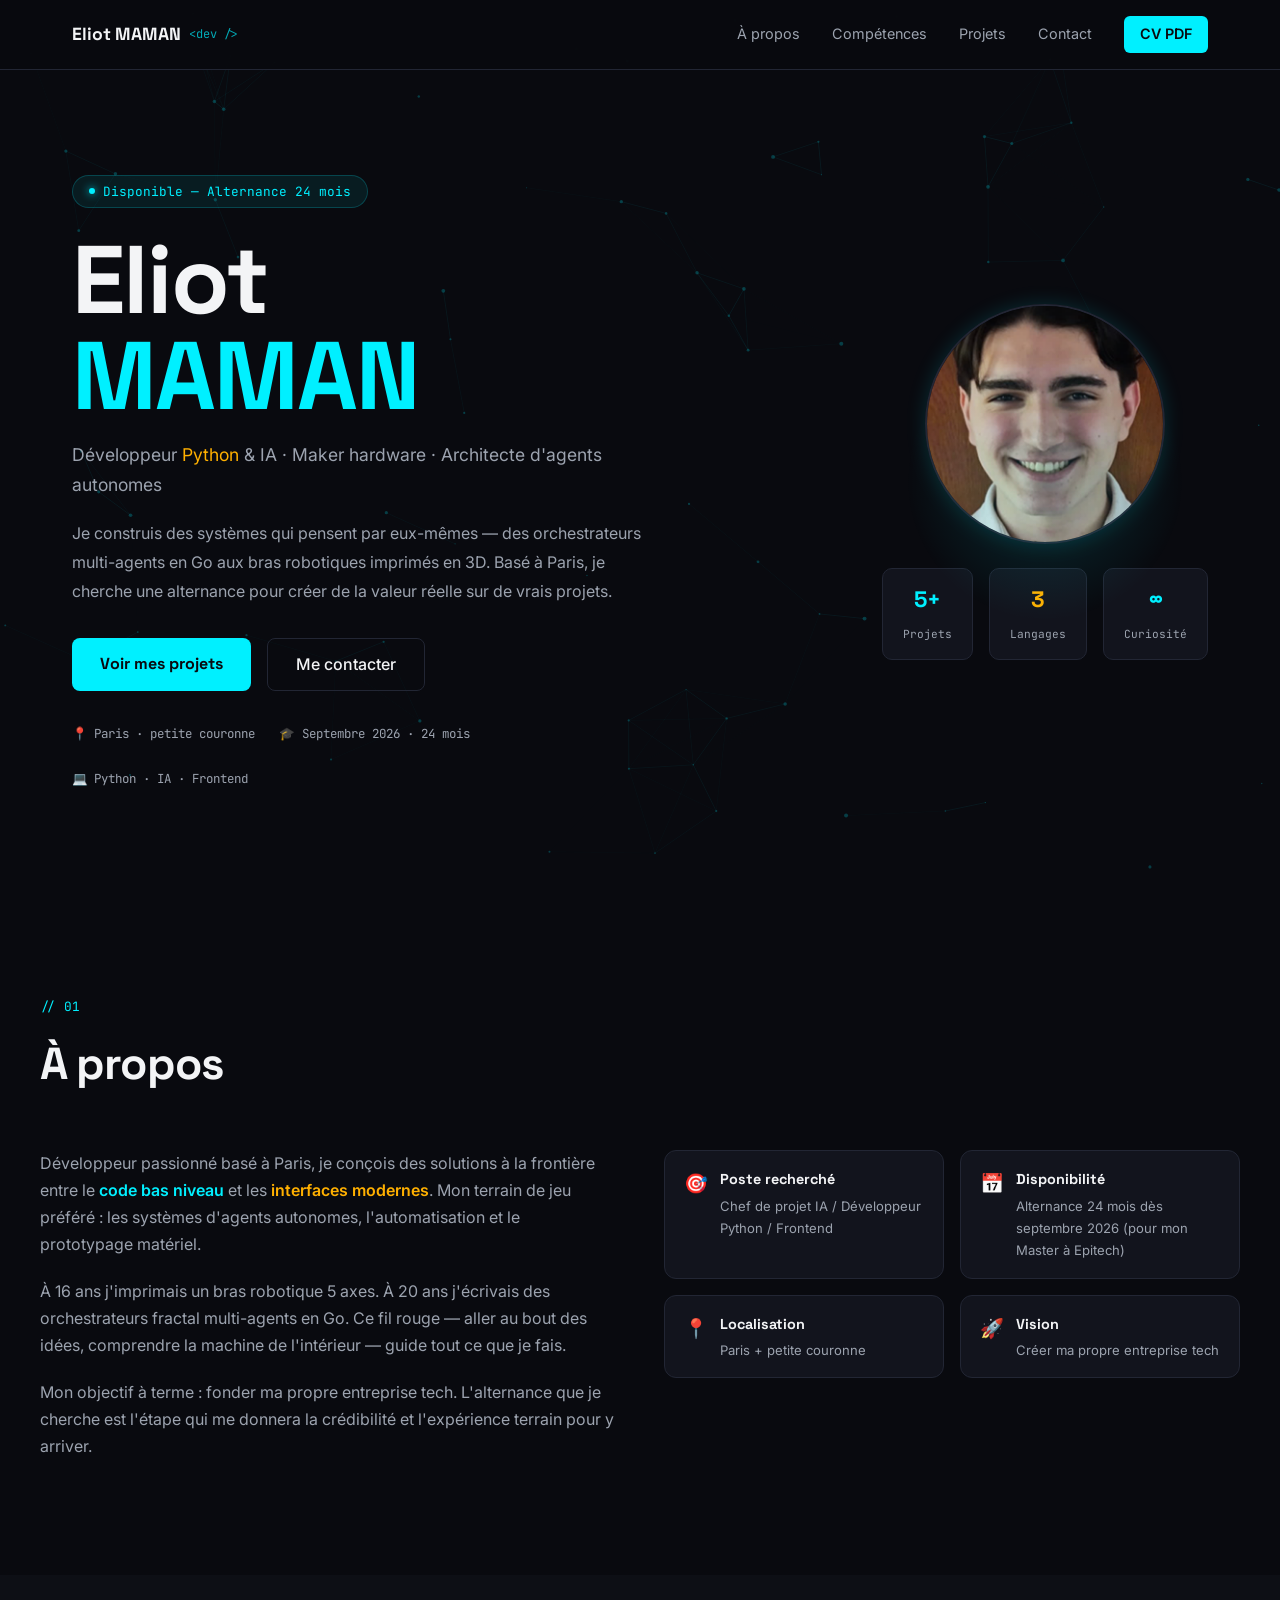
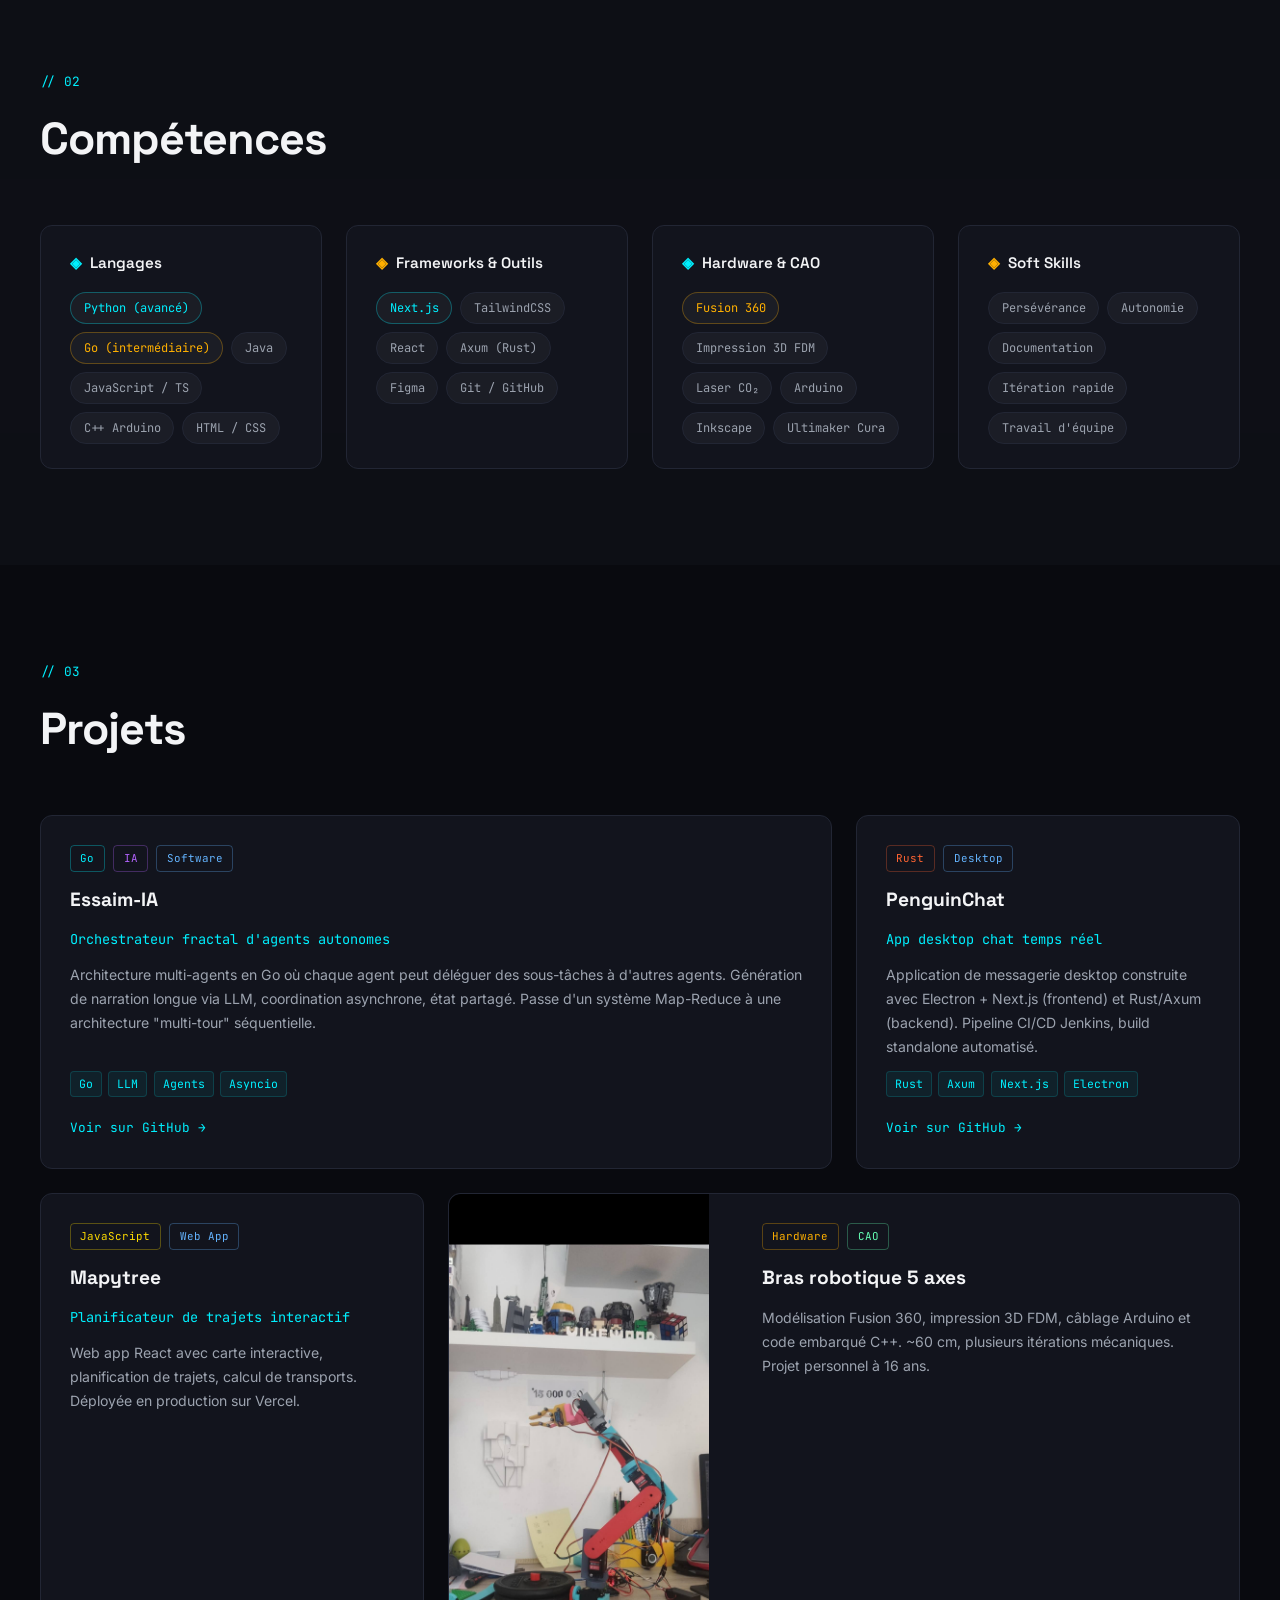
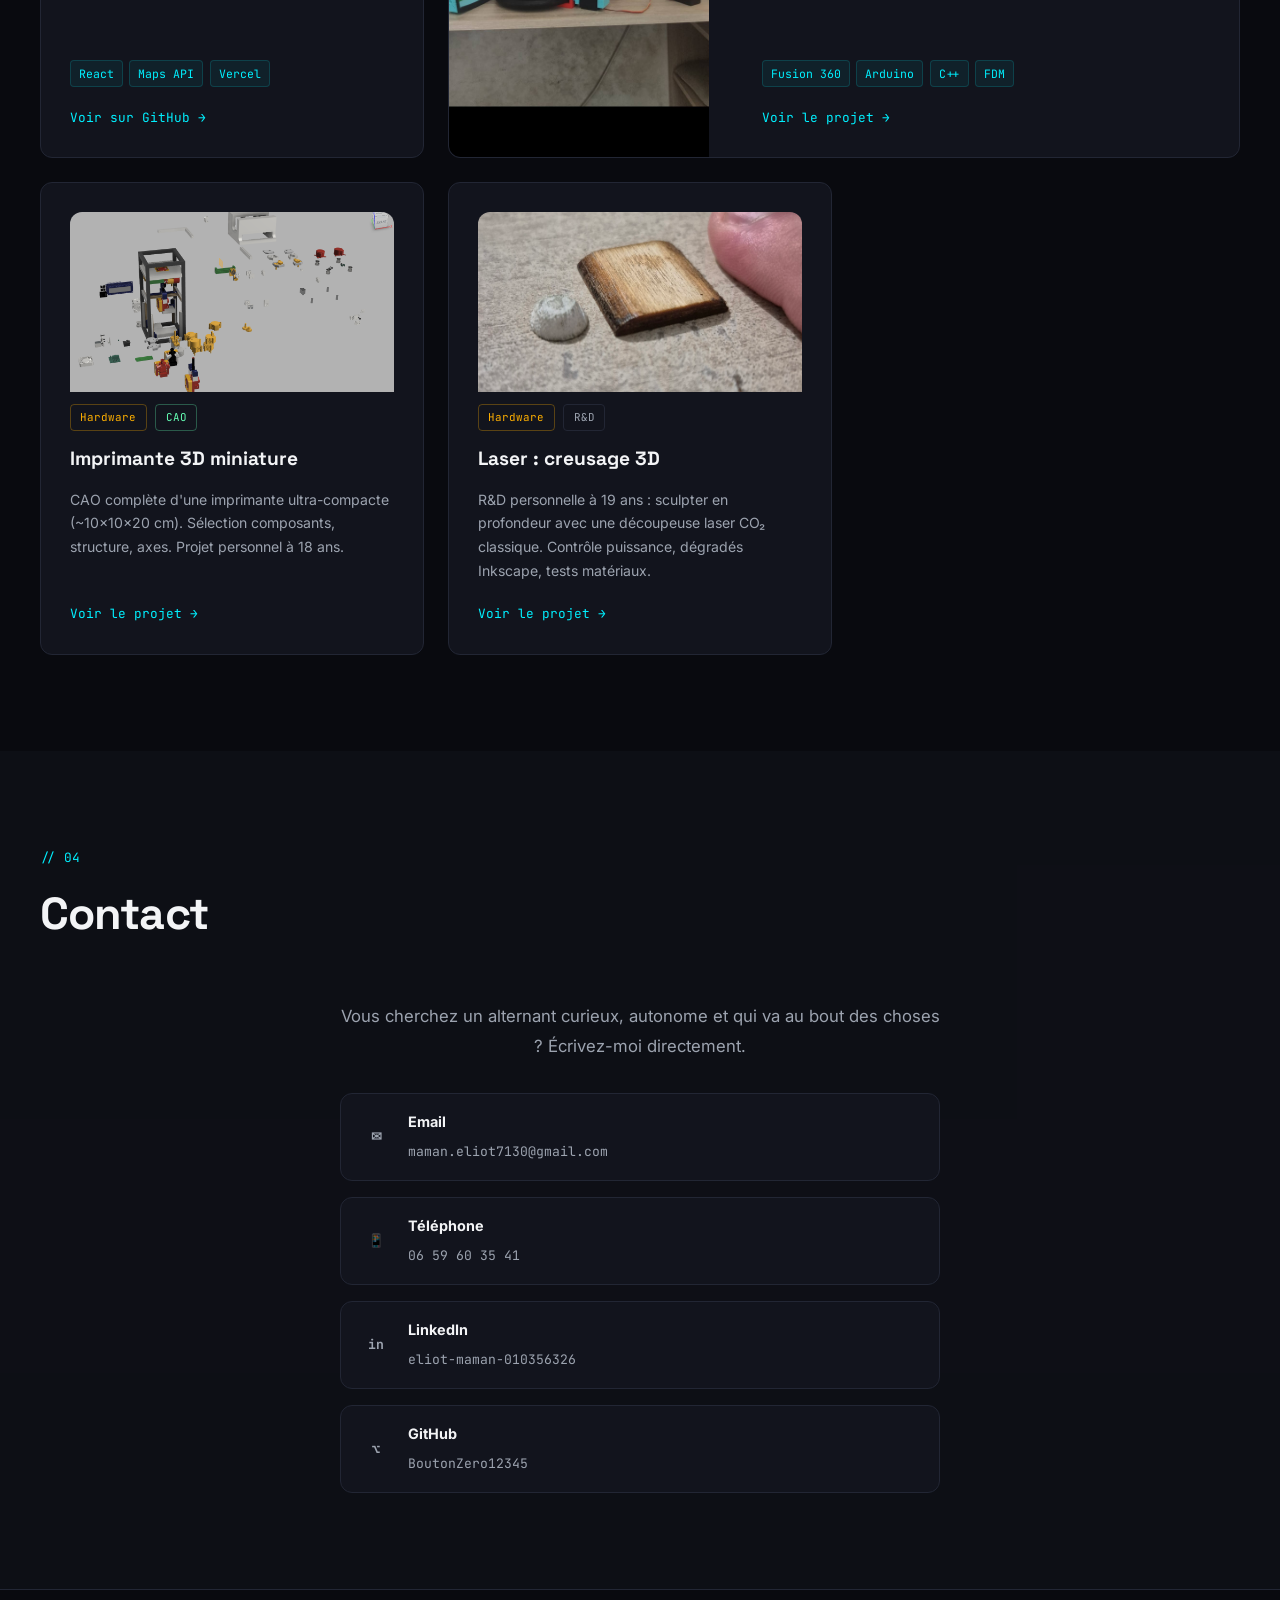
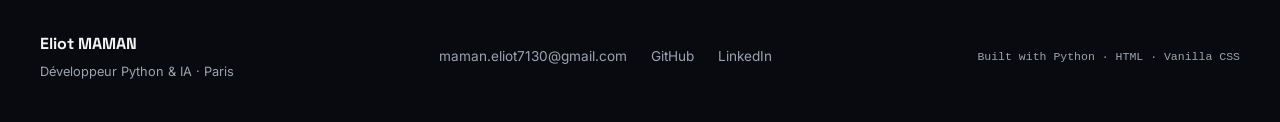
<file: index.html>
<!DOCTYPE html>
<html lang="fr">
<head>
  <meta charset="UTF-8"/>
  <meta name="viewport" content="width=device-width, initial-scale=1"/>
  <title>Eliot MAMAN — Développeur Python & IA | Portfolio</title>
  <meta name="description" content="Portfolio d'Eliot MAMAN, développeur Python & IA, créateur de projets hardware et logiciels autonomes. Cherche alternance 24 mois."/>
  <link rel="preconnect" href="https://fonts.googleapis.com"/>
  <link rel="preconnect" href="https://fonts.gstatic.com" crossorigin/>
  <link href="https://fonts.googleapis.com/css2?family=Space+Grotesk:wght@400;500;600;700&family=Inter:wght@400;500&family=JetBrains+Mono:wght@400;500&display=swap" rel="stylesheet"/>
  <link rel="stylesheet" href="style.css"/>
</head>
<body>

<!-- NAVBAR -->
<header class="navbar" id="navbar">
  <div class="nav-inner">
    <a href="index.html" class="nav-logo">
      <span class="logo-name">Eliot MAMAN</span>
      <span class="logo-tag">&lt;dev /&gt;</span>
    </a>
    <nav class="nav-links">
      <a href="#apropos">À propos</a>
      <a href="#competences">Compétences</a>
      <a href="#projets">Projets</a>
      <a href="#contact">Contact</a>
      <a href="CV_Eliot_MAMAN.pdf" download="CV_Eliot_MAMAN.pdf" class="nav-cta">CV PDF</a>
    </nav>
    <button class="nav-burger" id="burger" aria-label="Menu">
      <span></span><span></span><span></span>
    </button>
  </div>
  <nav class="nav-mobile" id="nav-mobile">
    <a href="#apropos">À propos</a>
    <a href="#competences">Compétences</a>
    <a href="#projets">Projets</a>
    <a href="#contact">Contact</a>
    <a href="CV_Eliot_MAMAN.pdf" download="CV_Eliot_MAMAN.pdf" class="nav-cta">CV PDF</a>
  </nav>
</header>

<main id="main">

  <!-- HERO -->
  <section class="hero" id="hero">
    <canvas id="swarm-canvas"></canvas>
    <div class="hero-content">
      <div class="hero-badge">
        <span class="badge-dot"></span>
        Disponible — Alternance 24 mois
      </div>
      <h1 class="hero-title">
        Eliot<br/><span class="accent-cyan">MAMAN</span>
      </h1>
      <p class="hero-subtitle">Développeur <span class="accent-amber">Python</span> & IA · Maker hardware · Architecte d'agents autonomes</p>
      <p class="hero-desc">
        Je construis des systèmes qui pensent par eux-mêmes — des orchestrateurs multi-agents en Go
        aux bras robotiques imprimés en 3D. Basé à Paris, je cherche une alternance pour créer
        de la valeur réelle sur de vrais projets.
      </p>
      <div class="hero-actions">
        <a href="#projets" class="btn-primary">Voir mes projets</a>
        <a href="#contact" class="btn-secondary">Me contacter</a>
      </div>
      <div class="hero-meta">
        <span class="meta-item"><span class="meta-label">📍</span> Paris · petite couronne</span>
        <span class="meta-item"><span class="meta-label">🎓</span> Septembre 2026 · 24 mois</span>
        <span class="meta-item"><span class="meta-label">💻</span> Python · IA · Frontend</span>
      </div>
    </div>
    <div class="hero-profile">
      <div class="profile-glow"></div>
      <img src="photos/Photo-profil.png" alt="Photo de profil d'Eliot MAMAN" class="profile-img"/>
      <div class="profile-stats">
        <div class="stat-card">
          <span class="stat-num accent-cyan">5+</span>
          <span class="stat-label">Projets</span>
        </div>
        <div class="stat-card">
          <span class="stat-num accent-amber">3</span>
          <span class="stat-label">Langages</span>
        </div>
        <div class="stat-card">
          <span class="stat-num accent-cyan">∞</span>
          <span class="stat-label">Curiosité</span>
        </div>
      </div>
    </div>
  </section>

  <!-- À PROPOS -->
  <section id="apropos" class="section">
    <div class="section-inner">
      <div class="section-header">
        <span class="section-tag">// 01</span>
        <h2 class="section-title">À propos</h2>
      </div>
      <div class="about-grid">
        <div class="about-text">
          <p>
            Développeur passionné basé à Paris, je conçois des solutions à la frontière entre le
            <strong class="accent-cyan">code bas niveau</strong> et les <strong class="accent-amber">interfaces modernes</strong>.
            Mon terrain de jeu préféré : les systèmes d'agents autonomes, l'automatisation et
            le prototypage matériel.
          </p>
          <p>
            À 16 ans j'imprimais un bras robotique 5 axes. À 20 ans j'écrivais des
            orchestrateurs fractal multi-agents en Go. Ce fil rouge — aller au bout des idées,
            comprendre la machine de l'intérieur — guide tout ce que je fais.
          </p>
          <p>
            Mon objectif à terme : fonder ma propre entreprise tech. L'alternance que je cherche
            est l'étape qui me donnera la crédibilité et l'expérience terrain pour y arriver.
          </p>
        </div>
        <div class="about-cards">
          <div class="info-card glow-card">
            <span class="info-icon">🎯</span>
            <div>
              <strong>Poste recherché</strong>
              <p>Chef de projet IA / Développeur Python / Frontend</p>
            </div>
          </div>
          <div class="info-card glow-card">
            <span class="info-icon">📅</span>
            <div>
              <strong>Disponibilité</strong>
              <p>Alternance 24 mois dès septembre 2026 (pour mon Master à Epitech)</p>
            </div>
          </div>
          <div class="info-card glow-card">
            <span class="info-icon">📍</span>
            <div>
              <strong>Localisation</strong>
              <p>Paris + petite couronne</p>
            </div>
          </div>
          <div class="info-card glow-card">
            <span class="info-icon">🚀</span>
            <div>
              <strong>Vision</strong>
              <p>Créer ma propre entreprise tech</p>
            </div>
          </div>
        </div>
      </div>
    </div>
  </section>

  <!-- COMPÉTENCES -->
  <section id="competences" class="section section-alt">
    <div class="section-inner">
      <div class="section-header">
        <span class="section-tag">// 02</span>
        <h2 class="section-title">Compétences</h2>
      </div>
      <div class="skills-grid">
        <div class="skills-group glow-card">
          <h3 class="skills-group-title"><span class="accent-cyan">◈</span> Langages</h3>
          <div class="skill-pills">
            <span class="pill pill-cyan">Python (avancé)</span>
            <span class="pill pill-amber">Go (intermédiaire)</span>
            <span class="pill">Java</span>
            <span class="pill">JavaScript / TS</span>
            <span class="pill">C++ Arduino</span>
            <span class="pill">HTML / CSS</span>
          </div>
        </div>
        <div class="skills-group glow-card">
          <h3 class="skills-group-title"><span class="accent-amber">◈</span> Frameworks & Outils</h3>
          <div class="skill-pills">
            <span class="pill pill-cyan">Next.js</span>
            <span class="pill">TailwindCSS</span>
            <span class="pill">React</span>
            <span class="pill">Axum (Rust)</span>
            <span class="pill">Figma</span>
            <span class="pill">Git / GitHub</span>
          </div>
        </div>
        <div class="skills-group glow-card">
          <h3 class="skills-group-title"><span class="accent-cyan">◈</span> Hardware & CAO</h3>
          <div class="skill-pills">
            <span class="pill pill-amber">Fusion 360</span>
            <span class="pill">Impression 3D FDM</span>
            <span class="pill">Laser CO₂</span>
            <span class="pill">Arduino</span>
            <span class="pill">Inkscape</span>
            <span class="pill">Ultimaker Cura</span>
          </div>
        </div>
        <div class="skills-group glow-card">
          <h3 class="skills-group-title"><span class="accent-amber">◈</span> Soft Skills</h3>
          <div class="skill-pills">
            <span class="pill">Persévérance</span>
            <span class="pill">Autonomie</span>
            <span class="pill">Documentation</span>
            <span class="pill">Itération rapide</span>
            <span class="pill">Travail d'équipe</span>
          </div>
        </div>
      </div>
    </div>
  </section>

  <!-- PROJETS -->
  <section id="projets" class="section">
    <div class="section-inner">
      <div class="section-header">
        <span class="section-tag">// 03</span>
        <h2 class="section-title">Projets</h2>
      </div>

      <!-- BENTO GRID -->
      <div class="bento-grid">

        <!-- Projet vedette : Essaim IA -->
        <article class="bento-card bento-featured glow-card" id="card-essaim">
          <div class="card-tag-row">
            <span class="card-tag tag-go">Go</span>
            <span class="card-tag tag-ia">IA</span>
            <span class="card-tag tag-software">Software</span>
          </div>
          <h3 class="card-title">Essaim-IA</h3>
          <p class="card-subtitle">Orchestrateur fractal d'agents autonomes</p>
          <p class="card-desc">
            Architecture multi-agents en Go où chaque agent peut déléguer des sous-tâches
            à d'autres agents. Génération de narration longue via LLM, coordination
            asynchrone, état partagé. Passe d'un système Map-Reduce à une architecture
            "multi-tour" séquentielle.
          </p>
          <div class="card-stack">
            <code>Go</code><code>LLM</code><code>Agents</code><code>Asyncio</code>
          </div>
          <a href="https://github.com/BoutonZero12345" target="_blank" rel="noopener" class="card-link">
            Voir sur GitHub →
          </a>
        </article>

        <!-- PenguinChat -->
        <article class="bento-card glow-card" id="card-penguin">
          <div class="card-tag-row">
            <span class="card-tag tag-rust">Rust</span>
            <span class="card-tag tag-software">Desktop</span>
          </div>
          <h3 class="card-title">PenguinChat</h3>
          <p class="card-subtitle">App desktop chat temps réel</p>
          <p class="card-desc">
            Application de messagerie desktop construite avec Electron + Next.js (frontend)
            et Rust/Axum (backend). Pipeline CI/CD Jenkins, build standalone automatisé.
          </p>
          <div class="card-stack">
            <code>Rust</code><code>Axum</code><code>Next.js</code><code>Electron</code>
          </div>
          <a href="https://github.com/BoutonZero12345" target="_blank" rel="noopener" class="card-link">
            Voir sur GitHub →
          </a>
        </article>

        <!-- Mapytree -->
        <article class="bento-card glow-card" id="card-mapytree">
          <div class="card-tag-row">
            <span class="card-tag tag-js">JavaScript</span>
            <span class="card-tag tag-software">Web App</span>
          </div>
          <h3 class="card-title">Mapytree</h3>
          <p class="card-subtitle">Planificateur de trajets interactif</p>
          <p class="card-desc">
            Web app React avec carte interactive, planification de trajets, calcul de transports.
            Déployée en production sur Vercel.
          </p>
          <div class="card-stack">
            <code>React</code><code>Maps API</code><code>Vercel</code>
          </div>
          <a href="https://github.com/BoutonZero12345" target="_blank" rel="noopener" class="card-link">
            Voir sur GitHub →
          </a>
        </article>

        <!-- Bras robotique -->
        <article class="bento-card bento-wide glow-card" id="card-bras">
          <div class="card-img-wrap">
            <img src="photos/bras-1.jpg" alt="Bras robotique 5 axes imprimé en 3D" class="card-img"/>
          </div>
          <div class="card-body">
            <div class="card-tag-row">
              <span class="card-tag tag-hardware">Hardware</span>
              <span class="card-tag tag-cad">CAO</span>
            </div>
            <h3 class="card-title">Bras robotique 5 axes</h3>
            <p class="card-desc">
              Modélisation Fusion 360, impression 3D FDM, câblage Arduino et code embarqué C++.
              ~60 cm, plusieurs itérations mécaniques. Projet personnel à 16 ans.
            </p>
            <div class="card-stack">
              <code>Fusion 360</code><code>Arduino</code><code>C++</code><code>FDM</code>
            </div>
            <a href="projects/projet-1.html" class="card-link">Voir le projet →</a>
          </div>
        </article>

        <!-- Imprimante 3D -->
        <article class="bento-card glow-card" id="card-printer">
          <div class="card-img-wrap card-img-small">
            <img src="photos/imprimante-1.png" alt="Imprimante 3D miniature CAO" class="card-img"/>
          </div>
          <div class="card-tag-row">
            <span class="card-tag tag-hardware">Hardware</span>
            <span class="card-tag tag-cad">CAO</span>
          </div>
          <h3 class="card-title">Imprimante 3D miniature</h3>
          <p class="card-desc">
            CAO complète d'une imprimante ultra-compacte (~10×10×20 cm). Sélection composants,
            structure, axes. Projet personnel à 18 ans.
          </p>
          <a href="projects/projet-2.html" class="card-link">Voir le projet →</a>
        </article>

        <!-- Laser -->
        <article class="bento-card glow-card" id="card-laser">
          <div class="card-img-wrap card-img-small">
            <img src="photos/Laser-1.jpg" alt="Creusage laser 3D contrôlé" class="card-img"/>
          </div>
          <div class="card-tag-row">
            <span class="card-tag tag-hardware">Hardware</span>
            <span class="card-tag">R&amp;D</span>
          </div>
          <h3 class="card-title">Laser : creusage 3D</h3>
          <p class="card-desc">
            R&amp;D personnelle à 19 ans : sculpter en profondeur avec une découpeuse laser CO₂ classique.
            Contrôle puissance, dégradés Inkscape, tests matériaux.
          </p>
          <a href="projects/projet-3.html" class="card-link">Voir le projet →</a>
        </article>

      </div><!-- /bento-grid -->
    </div>
  </section>

  <!-- CONTACT -->
  <section id="contact" class="section section-alt">
    <div class="section-inner">
      <div class="section-header">
        <span class="section-tag">// 04</span>
        <h2 class="section-title">Contact</h2>
      </div>
      <div class="contact-grid">
        <div class="contact-info" style="max-width: 600px; margin: 0 auto; text-align: center;">
          <p class="contact-intro">
            Vous cherchez un alternant curieux, autonome et qui va au bout des choses ?
            Écrivez-moi directement.
          </p>
          <div class="contact-links" style="text-align: left;">
            <a href="mailto:maman.eliot7130@gmail.com" class="contact-item glow-card">
              <span class="contact-icon">✉</span>
              <div>
                <strong>Email</strong>
                <span>maman.eliot7130@gmail.com</span>
              </div>
            </a>
            <a href="tel:+33659603541" class="contact-item glow-card">
              <span class="contact-icon">📱</span>
              <div>
                <strong>Téléphone</strong>
                <span>06 59 60 35 41</span>
              </div>
            </a>
            <a href="https://www.linkedin.com/in/eliot-maman-010356326" target="_blank" rel="noopener" class="contact-item glow-card">
              <span class="contact-icon">in</span>
              <div>
                <strong>LinkedIn</strong>
                <span>eliot-maman-010356326</span>
              </div>
            </a>
            <a href="https://github.com/BoutonZero12345" target="_blank" rel="noopener" class="contact-item glow-card">
              <span class="contact-icon">⌥</span>
              <div>
                <strong>GitHub</strong>
                <span>BoutonZero12345</span>
              </div>
            </a>
          </div>
        </div>
      </div>
    </div>
  </section>

</main>

<!-- FOOTER -->
<footer class="footer">
  <div class="footer-inner">
    <div class="footer-left">
      <span class="footer-name">Eliot MAMAN</span>
      <span class="footer-sub">Développeur Python &amp; IA · Paris</span>
    </div>
    <div class="footer-links">
      <a href="mailto:maman.eliot7130@gmail.com">maman.eliot7130@gmail.com</a>
      <a href="https://github.com/BoutonZero12345" target="_blank" rel="noopener">GitHub</a>
      <a href="https://www.linkedin.com/in/eliot-maman-010356326" target="_blank" rel="noopener">LinkedIn</a>
    </div>
    <p class="footer-credit">
      <code>Built with Python · HTML · Vanilla CSS</code>
    </p>
  </div>
</footer>

<script src="main.js"></script>
</body>
</html>
</file>
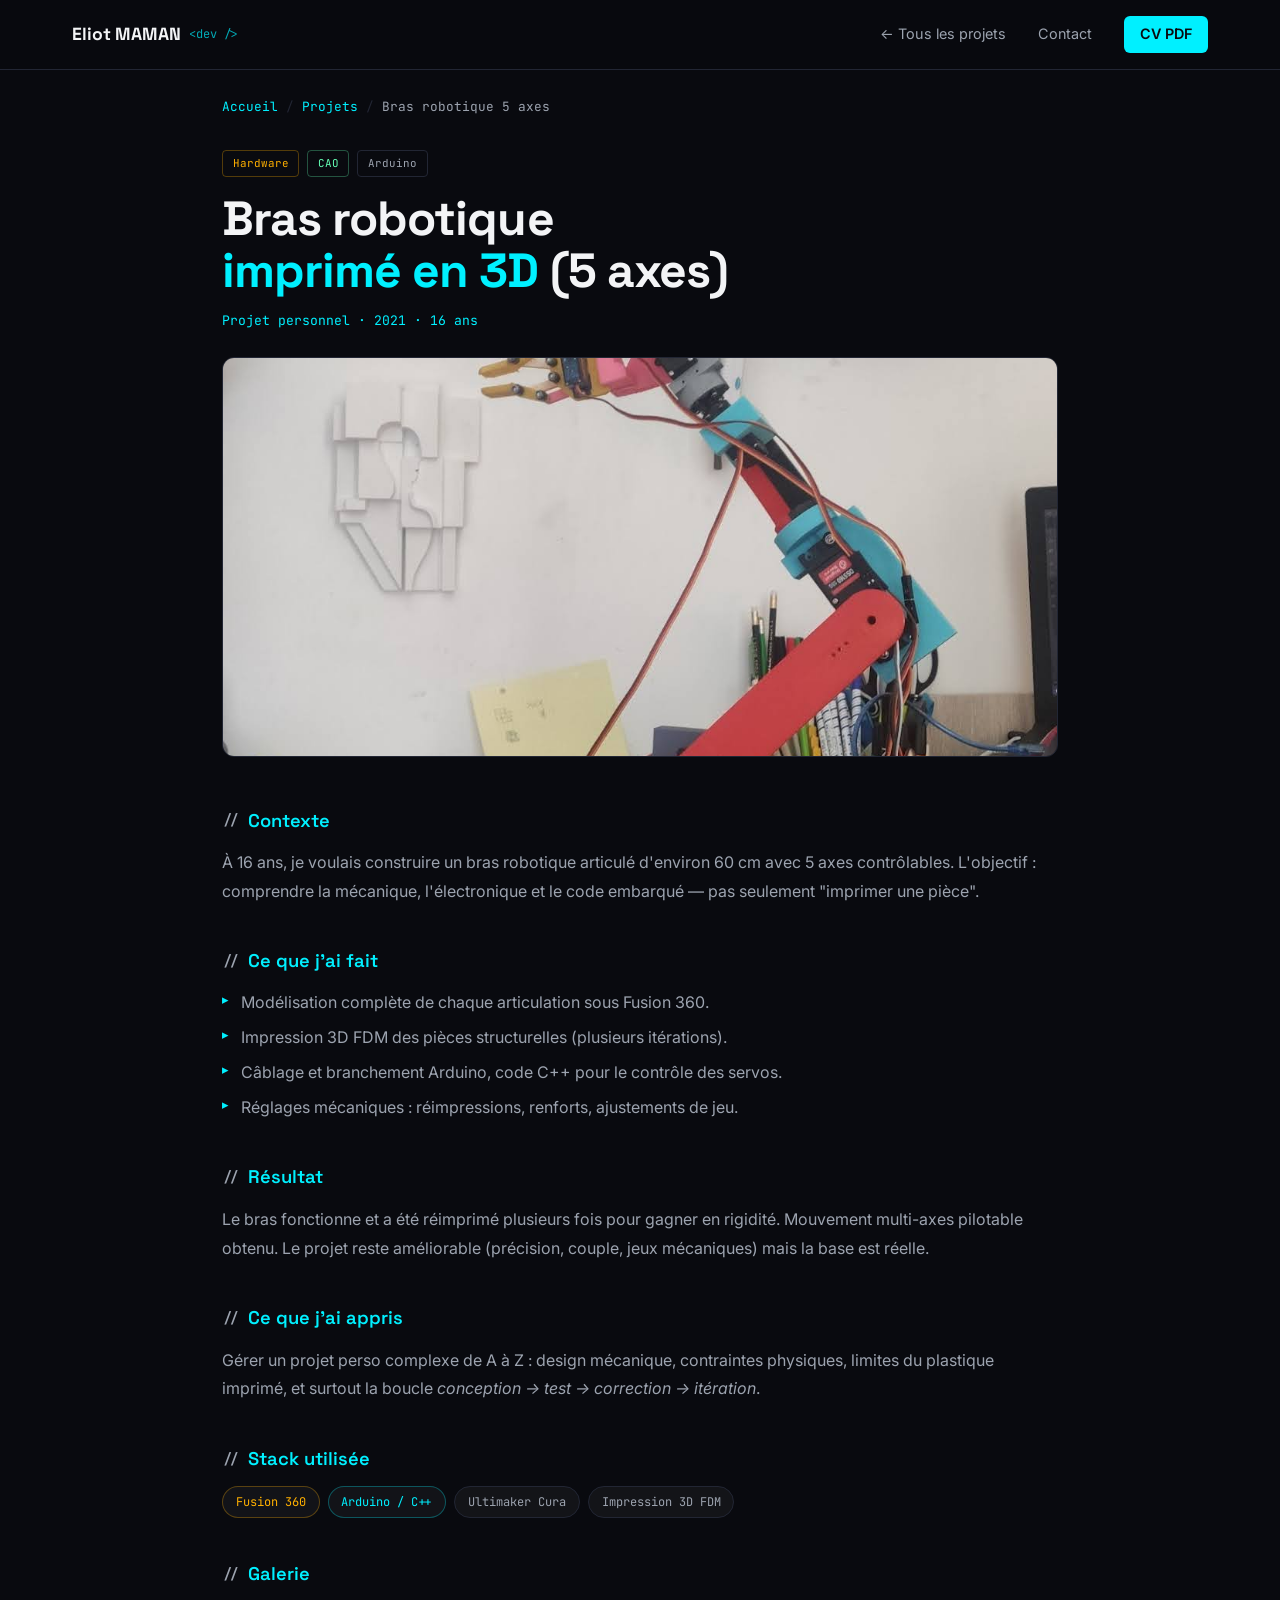
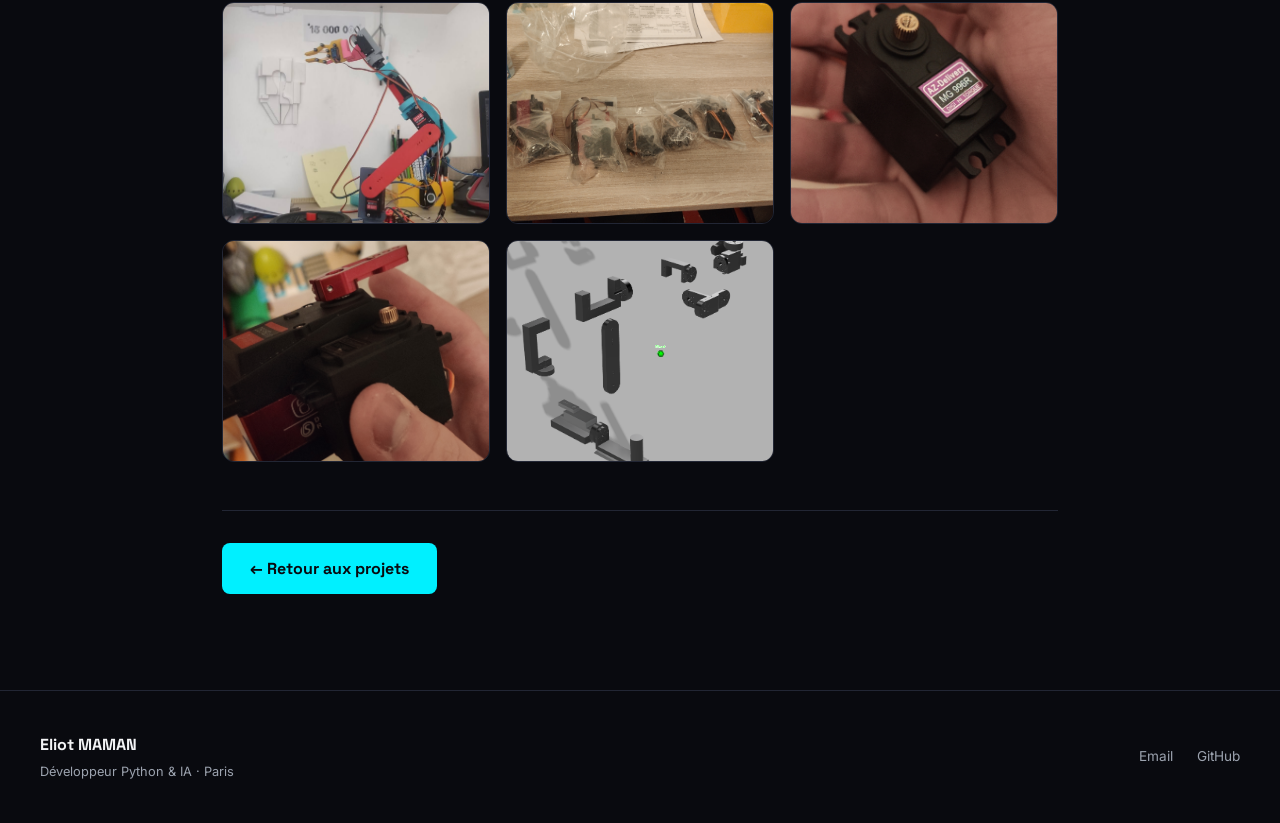
<file: projects/projet-1.html>
<!DOCTYPE html>
<html lang="fr">
<head>
  <meta charset="UTF-8"/>
  <meta name="viewport" content="width=device-width, initial-scale=1"/>
  <title>Bras robotique 5 axes | Eliot MAMAN</title>
  <meta name="description" content="Bras robotique 5 axes (~60 cm) conçu, imprimé en 3D et câblé par Eliot MAMAN à 16 ans. Fusion 360, Arduino C++, FDM."/>
  <link rel="preconnect" href="https://fonts.googleapis.com"/>
  <link rel="preconnect" href="https://fonts.gstatic.com" crossorigin/>
  <link href="https://fonts.googleapis.com/css2?family=Space+Grotesk:wght@400;500;600;700&family=Inter:wght@400;500&family=JetBrains+Mono:wght@400;500&display=swap" rel="stylesheet"/>
  <link rel="stylesheet" href="../style.css"/>
  <link rel="stylesheet" href="../project.css"/>
</head>
<body>

<header class="navbar" id="navbar">
  <div class="nav-inner">
    <a href="../index.html" class="nav-logo">
      <span class="logo-name">Eliot MAMAN</span>
      <span class="logo-tag">&lt;dev /&gt;</span>
    </a>
    <nav class="nav-links">
      <a href="../index.html#projets">← Tous les projets</a>
      <a href="../index.html#contact">Contact</a>
      <a href="../CV_Eliot_MAMAN.pdf" download="CV_Eliot_MAMAN.pdf" class="nav-cta">CV PDF</a>
    </nav>
  </div>
</header>

<nav class="breadcrumb" aria-label="Fil d'Ariane">
  <a href="../index.html">Accueil</a>
  <span class="sep">/</span>
  <a href="../index.html#projets">Projets</a>
  <span class="sep">/</span>
  <span>Bras robotique 5 axes</span>
</nav>

<main class="project-main">

  <div class="project-hero">
    <div class="project-meta-row">
      <span class="card-tag tag-hardware">Hardware</span>
      <span class="card-tag tag-cad">CAO</span>
      <span class="card-tag">Arduino</span>
    </div>
    <h1 class="project-h1">Bras robotique<br/><span class="accent-cyan">imprimé en 3D</span> (5 axes)</h1>
    <p class="project-period">Projet personnel · 2021 · 16 ans</p>
    <img src="../photos/bras-1.jpg" alt="Bras robotique 5 axes assemblé" class="project-cover"/>
  </div>

  <div class="project-body">

    <div class="project-block">
      <h2>Contexte</h2>
      <p>À 16 ans, je voulais construire un bras robotique articulé d'environ 60 cm avec 5 axes contrôlables. L'objectif : comprendre la mécanique, l'électronique et le code embarqué — pas seulement "imprimer une pièce".</p>
    </div>

    <div class="project-block">
      <h2>Ce que j'ai fait</h2>
      <ul>
        <li>Modélisation complète de chaque articulation sous Fusion 360.</li>
        <li>Impression 3D FDM des pièces structurelles (plusieurs itérations).</li>
        <li>Câblage et branchement Arduino, code C++ pour le contrôle des servos.</li>
        <li>Réglages mécaniques : réimpressions, renforts, ajustements de jeu.</li>
      </ul>
    </div>

    <div class="project-block">
      <h2>Résultat</h2>
      <p>Le bras fonctionne et a été réimprimé plusieurs fois pour gagner en rigidité. Mouvement multi-axes pilotable obtenu. Le projet reste améliorable (précision, couple, jeux mécaniques) mais la base est réelle.</p>
    </div>

    <div class="project-block">
      <h2>Ce que j'ai appris</h2>
      <p>Gérer un projet perso complexe de A à Z : design mécanique, contraintes physiques, limites du plastique imprimé, et surtout la boucle <em>conception → test → correction → itération</em>.</p>
    </div>

    <div class="project-block">
      <h2>Stack utilisée</h2>
      <div class="skill-pills">
        <span class="pill pill-amber">Fusion 360</span>
        <span class="pill pill-cyan">Arduino / C++</span>
        <span class="pill">Ultimaker Cura</span>
        <span class="pill">Impression 3D FDM</span>
      </div>
    </div>

    <div class="project-block">
      <h2>Galerie</h2>
      <div class="gallery-grid">
        <figure class="gallery-figure"><img src="../photos/bras-1.jpg" alt="Bras robotique — vue générale"/></figure>
        <figure class="gallery-figure"><img src="../photos/bras-2.jpg" alt="Bras robotique — articulation"/></figure>
        <figure class="gallery-figure"><img src="../photos/bras-3.jpg" alt="Bras robotique — CAO Fusion 360"/></figure>
        <figure class="gallery-figure"><img src="../photos/bras-4.jpg" alt="Bras robotique — pièce imprimée"/></figure>
        <figure class="gallery-figure"><img src="../photos/bras-5.png" alt="Bras robotique — autre angle"/></figure>
      </div>
    </div>

  </div>

  <div class="back-cta">
    <a href="../index.html#projets" class="btn-primary">← Retour aux projets</a>
  </div>

</main>

<footer class="footer">
  <div class="footer-inner">
    <div class="footer-left">
      <span class="footer-name">Eliot MAMAN</span>
      <span class="footer-sub">Développeur Python &amp; IA · Paris</span>
    </div>
    <div class="footer-links">
      <a href="mailto:maman.eliot7130@gmail.com">Email</a>
      <a href="https://github.com/BoutonZero12345" target="_blank" rel="noopener">GitHub</a>
    </div>
  </div>
</footer>

<script src="../main.js"></script>
</body>
</html>
</file>
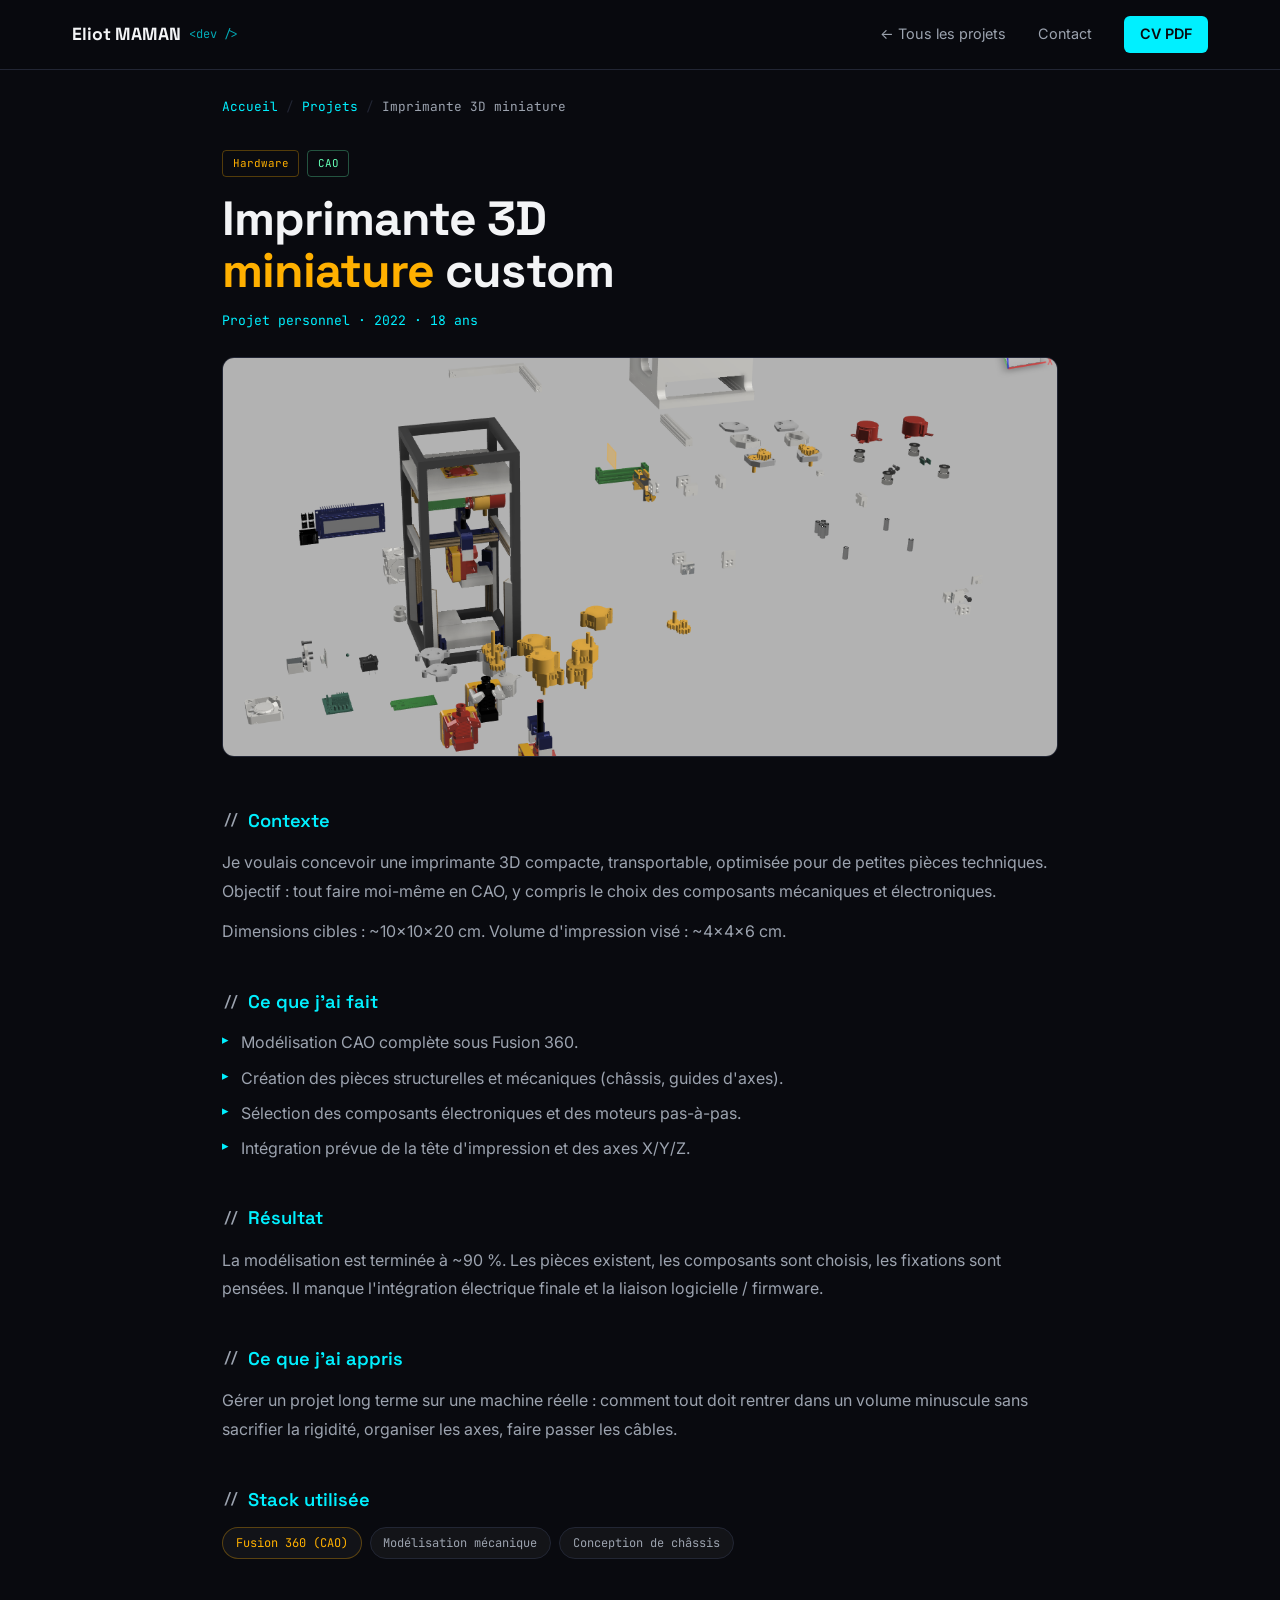
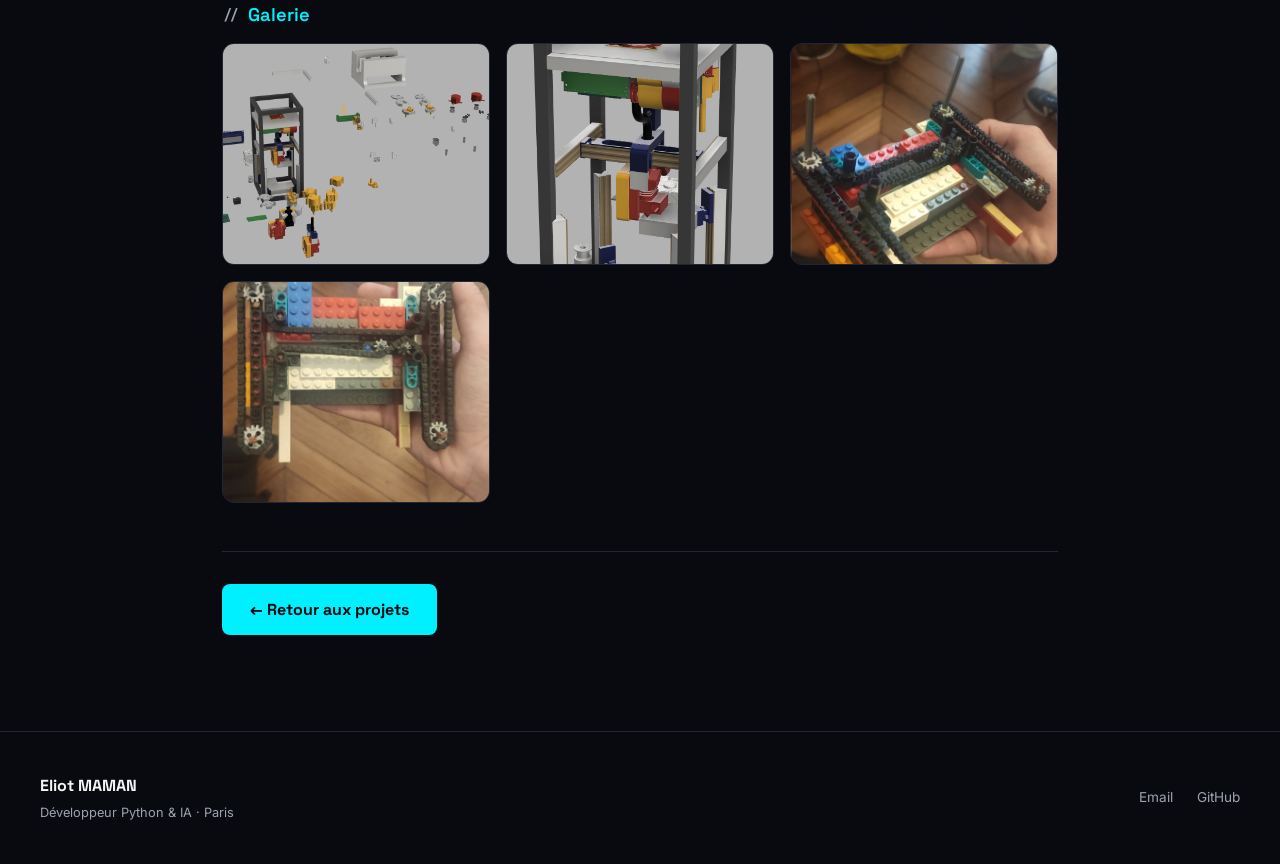
<file: projects/projet-2.html>
<!DOCTYPE html>
<html lang="fr">
<head>
  <meta charset="UTF-8"/>
  <meta name="viewport" content="width=device-width, initial-scale=1"/>
  <title>Imprimante 3D miniature | Eliot MAMAN</title>
  <meta name="description" content="Conception CAO complète d'une imprimante 3D ultra-compacte (~10×10×20 cm). Projet personnel à 18 ans."/>
  <link rel="preconnect" href="https://fonts.googleapis.com"/>
  <link rel="preconnect" href="https://fonts.gstatic.com" crossorigin/>
  <link href="https://fonts.googleapis.com/css2?family=Space+Grotesk:wght@400;500;600;700&family=Inter:wght@400;500&family=JetBrains+Mono:wght@400;500&display=swap" rel="stylesheet"/>
  <link rel="stylesheet" href="../style.css"/>
  <link rel="stylesheet" href="../project.css"/>
</head>
<body>

<header class="navbar" id="navbar">
  <div class="nav-inner">
    <a href="../index.html" class="nav-logo">
      <span class="logo-name">Eliot MAMAN</span>
      <span class="logo-tag">&lt;dev /&gt;</span>
    </a>
    <nav class="nav-links">
      <a href="../index.html#projets">← Tous les projets</a>
      <a href="../index.html#contact">Contact</a>
      <a href="../CV_Eliot_MAMAN.pdf" download="CV_Eliot_MAMAN.pdf" class="nav-cta">CV PDF</a>
    </nav>
  </div>
</header>

<nav class="breadcrumb" aria-label="Fil d'Ariane">
  <a href="../index.html">Accueil</a>
  <span class="sep">/</span>
  <a href="../index.html#projets">Projets</a>
  <span class="sep">/</span>
  <span>Imprimante 3D miniature</span>
</nav>

<main class="project-main">

  <div class="project-hero">
    <div class="project-meta-row">
      <span class="card-tag tag-hardware">Hardware</span>
      <span class="card-tag tag-cad">CAO</span>
    </div>
    <h1 class="project-h1">Imprimante 3D<br/><span class="accent-amber">miniature</span> custom</h1>
    <p class="project-period">Projet personnel · 2022 · 18 ans</p>
    <img src="../photos/imprimante-1.png" alt="Imprimante 3D miniature — vue CAO" class="project-cover"/>
  </div>

  <div class="project-body">

    <div class="project-block">
      <h2>Contexte</h2>
      <p>Je voulais concevoir une imprimante 3D compacte, transportable, optimisée pour de petites pièces techniques. Objectif : tout faire moi-même en CAO, y compris le choix des composants mécaniques et électroniques.</p>
      <p>Dimensions cibles : ~10×10×20 cm. Volume d'impression visé : ~4×4×6 cm.</p>
    </div>

    <div class="project-block">
      <h2>Ce que j'ai fait</h2>
      <ul>
        <li>Modélisation CAO complète sous Fusion 360.</li>
        <li>Création des pièces structurelles et mécaniques (châssis, guides d'axes).</li>
        <li>Sélection des composants électroniques et des moteurs pas-à-pas.</li>
        <li>Intégration prévue de la tête d'impression et des axes X/Y/Z.</li>
      </ul>
    </div>

    <div class="project-block">
      <h2>Résultat</h2>
      <p>La modélisation est terminée à ~90 %. Les pièces existent, les composants sont choisis, les fixations sont pensées. Il manque l'intégration électrique finale et la liaison logicielle / firmware.</p>
    </div>

    <div class="project-block">
      <h2>Ce que j'ai appris</h2>
      <p>Gérer un projet long terme sur une machine réelle : comment tout doit rentrer dans un volume minuscule sans sacrifier la rigidité, organiser les axes, faire passer les câbles.</p>
    </div>

    <div class="project-block">
      <h2>Stack utilisée</h2>
      <div class="skill-pills">
        <span class="pill pill-amber">Fusion 360 (CAO)</span>
        <span class="pill">Modélisation mécanique</span>
        <span class="pill">Conception de châssis</span>
      </div>
    </div>

    <div class="project-block">
      <h2>Galerie</h2>
      <div class="gallery-grid">
        <figure class="gallery-figure"><img src="../photos/imprimante-1.png" alt="Imprimante 3D — vue 1"/></figure>
        <figure class="gallery-figure"><img src="../photos/imprimante-2.png" alt="Imprimante 3D — vue 2"/></figure>
        <figure class="gallery-figure"><img src="../photos/imprimante-4.jpg" alt="Imprimante 3D — vue 4"/></figure>
        <figure class="gallery-figure"><img src="../photos/imprimante-5.jpg" alt="Imprimante 3D — vue 5"/></figure>
      </div>
    </div>

  </div>

  <div class="back-cta">
    <a href="../index.html#projets" class="btn-primary">← Retour aux projets</a>
  </div>

</main>

<footer class="footer">
  <div class="footer-inner">
    <div class="footer-left">
      <span class="footer-name">Eliot MAMAN</span>
      <span class="footer-sub">Développeur Python &amp; IA · Paris</span>
    </div>
    <div class="footer-links">
      <a href="mailto:maman.eliot7130@gmail.com">Email</a>
      <a href="https://github.com/BoutonZero12345" target="_blank" rel="noopener">GitHub</a>
    </div>
  </div>
</footer>

<script src="../main.js"></script>
</body>
</html>
</file>
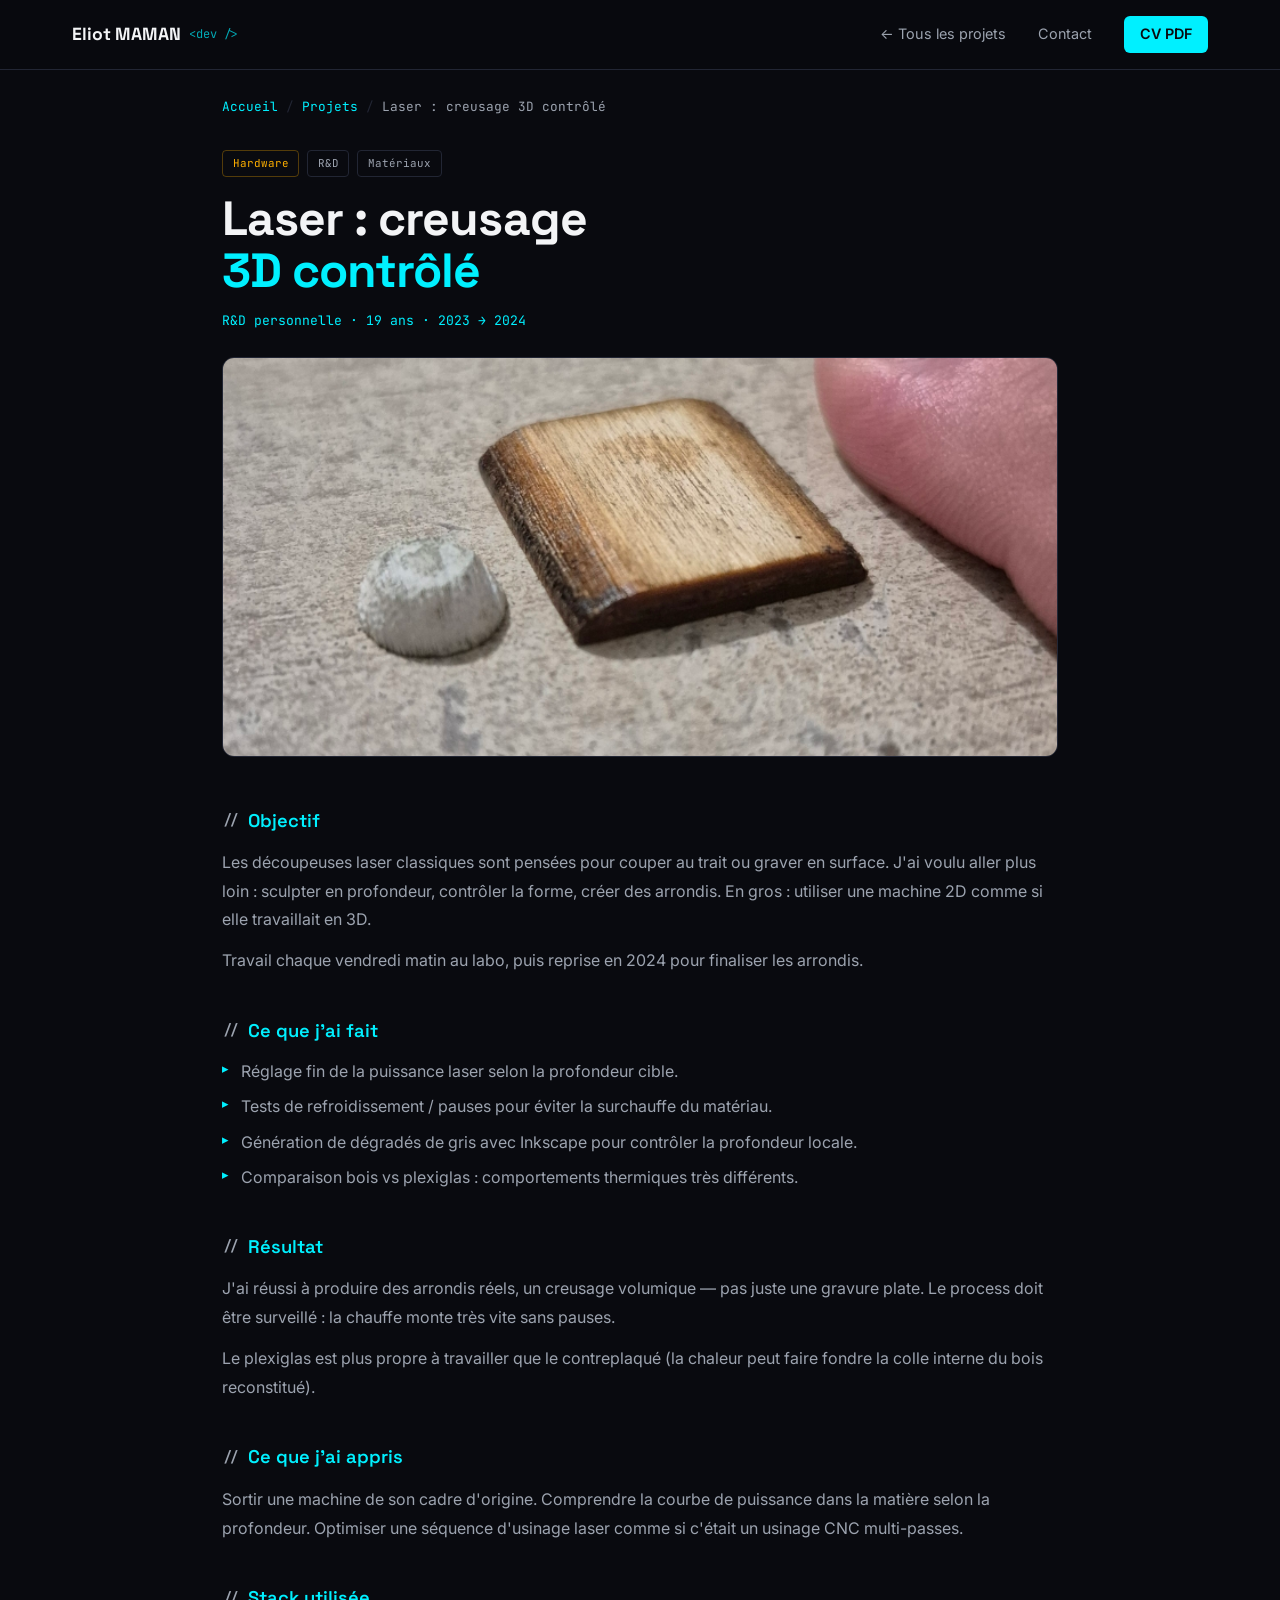
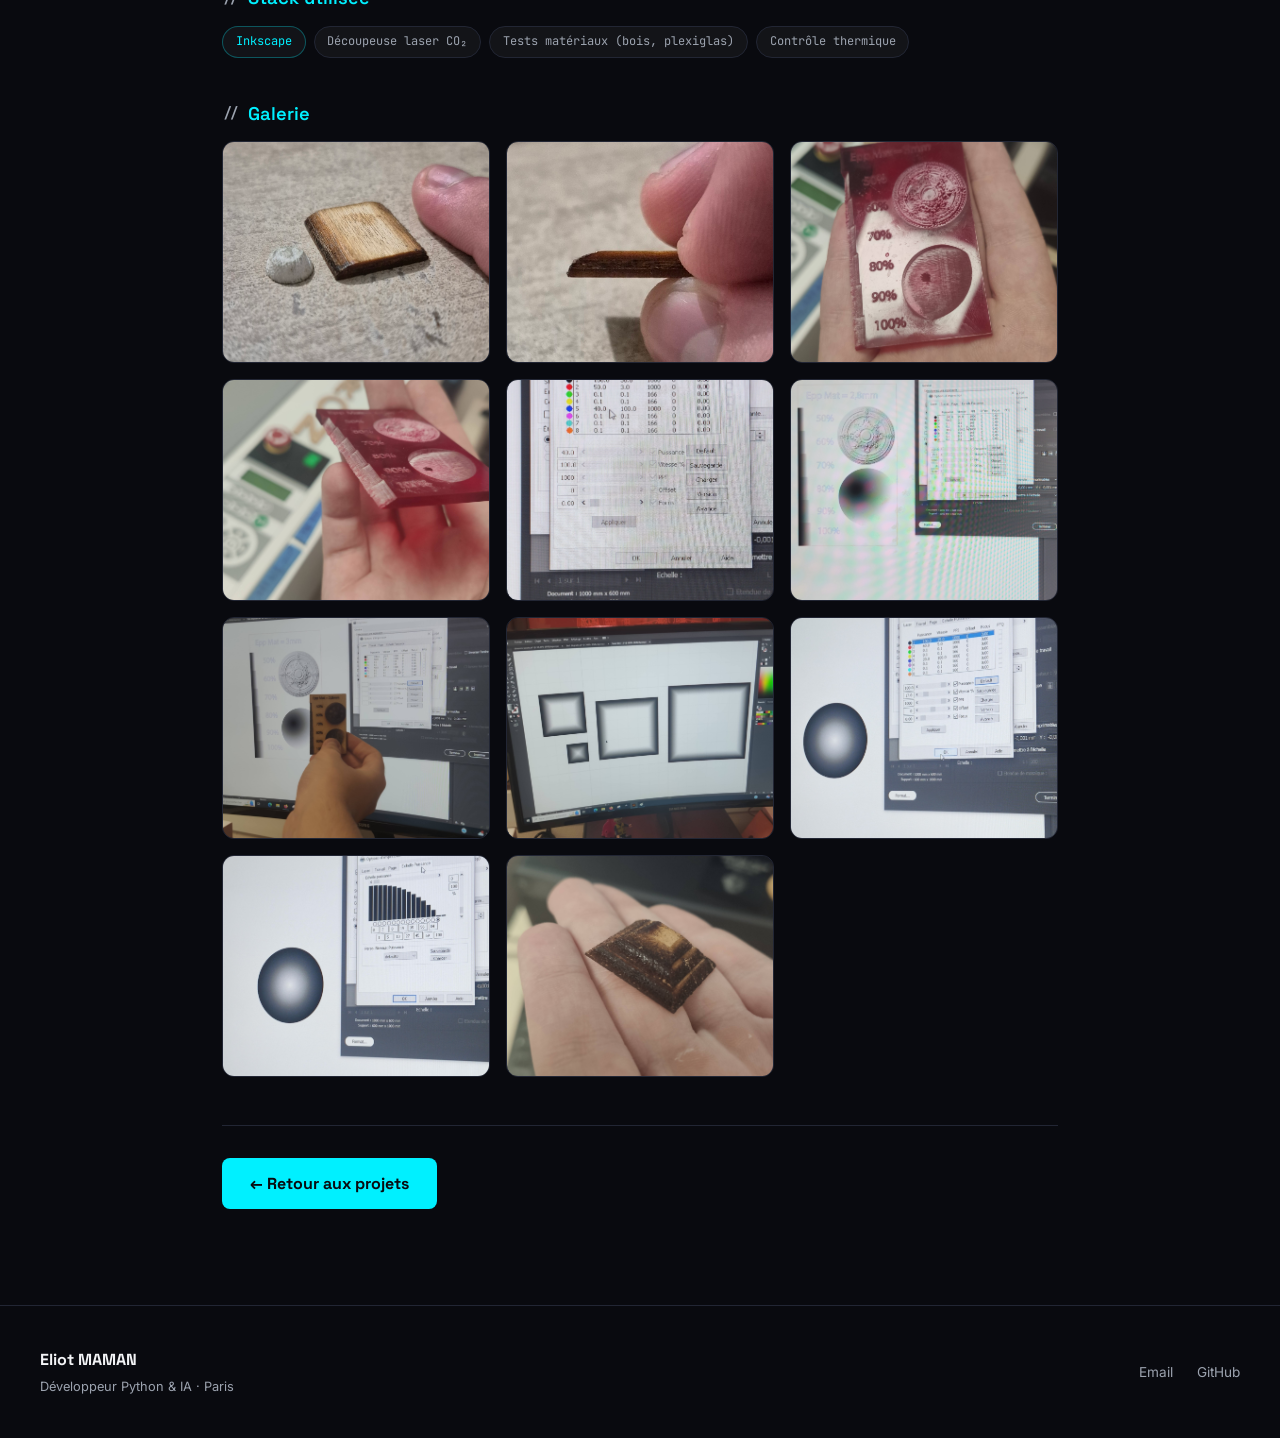
<file: projects/projet-3.html>
<!DOCTYPE html>
<html lang="fr">
<head>
  <meta charset="UTF-8"/>
  <meta name="viewport" content="width=device-width, initial-scale=1"/>
  <title>Laser : creusage 3D contrôlé | Eliot MAMAN</title>
  <meta name="description" content="R&D personnelle (2023-2024) : sculpter en profondeur avec une découpeuse laser CO₂. Contrôle puissance, dégradés Inkscape, tests matériaux."/>
  <link rel="preconnect" href="https://fonts.googleapis.com"/>
  <link rel="preconnect" href="https://fonts.gstatic.com" crossorigin/>
  <link href="https://fonts.googleapis.com/css2?family=Space+Grotesk:wght@400;500;600;700&family=Inter:wght@400;500&family=JetBrains+Mono:wght@400;500&display=swap" rel="stylesheet"/>
  <link rel="stylesheet" href="../style.css"/>
  <link rel="stylesheet" href="../project.css"/>
</head>
<body>

<header class="navbar" id="navbar">
  <div class="nav-inner">
    <a href="../index.html" class="nav-logo">
      <span class="logo-name">Eliot MAMAN</span>
      <span class="logo-tag">&lt;dev /&gt;</span>
    </a>
    <nav class="nav-links">
      <a href="../index.html#projets">← Tous les projets</a>
      <a href="../index.html#contact">Contact</a>
      <a href="../CV_Eliot_MAMAN.pdf" download="CV_Eliot_MAMAN.pdf" class="nav-cta">CV PDF</a>
    </nav>
  </div>
</header>

<nav class="breadcrumb" aria-label="Fil d'Ariane">
  <a href="../index.html">Accueil</a>
  <span class="sep">/</span>
  <a href="../index.html#projets">Projets</a>
  <span class="sep">/</span>
  <span>Laser : creusage 3D contrôlé</span>
</nav>

<main class="project-main">

  <div class="project-hero">
    <div class="project-meta-row">
      <span class="card-tag tag-hardware">Hardware</span>
      <span class="card-tag">R&amp;D</span>
      <span class="card-tag">Matériaux</span>
    </div>
    <h1 class="project-h1">Laser : creusage<br/><span class="accent-cyan">3D contrôlé</span></h1>
    <p class="project-period">R&amp;D personnelle · 19 ans · 2023 → 2024</p>
    <img src="../photos/Laser-1.jpg" alt="Échantillons laser creusés en profondeur" class="project-cover"/>
  </div>

  <div class="project-body">

    <div class="project-block">
      <h2>Objectif</h2>
      <p>Les découpeuses laser classiques sont pensées pour couper au trait ou graver en surface. J'ai voulu aller plus loin : sculpter en profondeur, contrôler la forme, créer des arrondis. En gros : utiliser une machine 2D comme si elle travaillait en 3D.</p>
      <p>Travail chaque vendredi matin au labo, puis reprise en 2024 pour finaliser les arrondis.</p>
    </div>

    <div class="project-block">
      <h2>Ce que j'ai fait</h2>
      <ul>
        <li>Réglage fin de la puissance laser selon la profondeur cible.</li>
        <li>Tests de refroidissement / pauses pour éviter la surchauffe du matériau.</li>
        <li>Génération de dégradés de gris avec Inkscape pour contrôler la profondeur locale.</li>
        <li>Comparaison bois vs plexiglas : comportements thermiques très différents.</li>
      </ul>
    </div>

    <div class="project-block">
      <h2>Résultat</h2>
      <p>J'ai réussi à produire des arrondis réels, un creusage volumique — pas juste une gravure plate. Le process doit être surveillé : la chauffe monte très vite sans pauses.</p>
      <p>Le plexiglas est plus propre à travailler que le contreplaqué (la chaleur peut faire fondre la colle interne du bois reconstitué).</p>
    </div>

    <div class="project-block">
      <h2>Ce que j'ai appris</h2>
      <p>Sortir une machine de son cadre d'origine. Comprendre la courbe de puissance dans la matière selon la profondeur. Optimiser une séquence d'usinage laser comme si c'était un usinage CNC multi-passes.</p>
    </div>

    <div class="project-block">
      <h2>Stack utilisée</h2>
      <div class="skill-pills">
        <span class="pill pill-cyan">Inkscape</span>
        <span class="pill">Découpeuse laser CO₂</span>
        <span class="pill">Tests matériaux (bois, plexiglas)</span>
        <span class="pill">Contrôle thermique</span>
      </div>
    </div>

    <div class="project-block">
      <h2>Galerie</h2>
      <div class="gallery-grid">
        <figure class="gallery-figure"><img src="../photos/Laser-1.jpg" alt="Laser — essai 1"/></figure>
        <figure class="gallery-figure"><img src="../photos/Laser-2.jpg" alt="Laser — essai 2"/></figure>
        <figure class="gallery-figure"><img src="../photos/Laser-3.jpg" alt="Laser — essai 3"/></figure>
        <figure class="gallery-figure"><img src="../photos/Laser-4.jpg" alt="Laser — essai 4"/></figure>
        <figure class="gallery-figure"><img src="../photos/Laser-5.jpg" alt="Laser — essai 5"/></figure>
        <figure class="gallery-figure"><img src="../photos/Laser-6.jpg" alt="Laser — essai 6"/></figure>
        <figure class="gallery-figure"><img src="../photos/Laser-7.jpg" alt="Laser — essai 7"/></figure>
        <figure class="gallery-figure"><img src="../photos/Laser-8.jpg" alt="Laser — essai 8"/></figure>
        <figure class="gallery-figure"><img src="../photos/Laser-9.jpg" alt="Laser — essai 9"/></figure>
        <figure class="gallery-figure"><img src="../photos/Laser-10.jpg" alt="Laser — essai 10"/></figure>
        <figure class="gallery-figure"><img src="../photos/Laser-11.jpg" alt="Laser — essai 11"/></figure>
      </div>
    </div>

  </div>

  <div class="back-cta">
    <a href="../index.html#projets" class="btn-primary">← Retour aux projets</a>
  </div>

</main>

<footer class="footer">
  <div class="footer-inner">
    <div class="footer-left">
      <span class="footer-name">Eliot MAMAN</span>
      <span class="footer-sub">Développeur Python &amp; IA · Paris</span>
    </div>
    <div class="footer-links">
      <a href="mailto:maman.eliot7130@gmail.com">Email</a>
      <a href="https://github.com/BoutonZero12345" target="_blank" rel="noopener">GitHub</a>
    </div>
  </div>
</footer>

<script src="../main.js"></script>
</body>
</html>
</file>
<file: style.css>
/* ===================================================
   PORTFOLIO ELIOT MAMAN — Style "Élégance Autonome"
   Palette : Obsidian · Carbon · Cyan · Amber
   =================================================== */

/* ── TOKENS ── */
:root {
  --bg:        #090A0F;
  --surface:   #12141D;
  --border:    #222634;
  --cyan:      #00F0FF;
  --amber:     #FFB000;
  --text:      #F3F4F6;
  --muted:     #9CA3AF;
  --font-head: 'Space Grotesk', sans-serif;
  --font-body: 'Inter', sans-serif;
  --font-code: 'JetBrains Mono', monospace;
  --radius:    12px;
  --glow-cyan: 0 0 20px rgba(0,240,255,0.15);
  --glow-amber:0 0 20px rgba(255,176,0,0.15);
}

/* ── SCROLL ANIMATIONS ── */
.anim-ready {
  opacity: 0;
  transform: translateY(24px);
  transition: opacity 0.55s ease, transform 0.55s ease;
}
.anim-ready.anim-visible {
  opacity: 1;
  transform: translateY(0);
}

/* ── RESET ── */
*, *::before, *::after { box-sizing: border-box; margin: 0; padding: 0; }
html { scroll-behavior: smooth; }
body {
  background: var(--bg);
  color: var(--text);
  font-family: var(--font-body);
  font-size: 16px;
  line-height: 1.7;
  overflow-x: hidden;
}
a { color: inherit; text-decoration: none; }
img { display: block; max-width: 100%; }
button { cursor: pointer; border: none; background: none; }

/* ── UTILITIES ── */
.accent-cyan  { color: var(--cyan); }
.accent-amber { color: var(--amber); }

/* ── NAVBAR ── */
.navbar {
  position: fixed;
  top: 0; left: 0; right: 0;
  z-index: 100;
  background: rgba(9,10,15,0.85);
  backdrop-filter: blur(16px);
  border-bottom: 1px solid var(--border);
}
.nav-inner {
  max-width: 1200px;
  margin: 0 auto;
  display: flex;
  align-items: center;
  justify-content: space-between;
  padding: 1rem 2rem;
}
.nav-logo {
  display: flex;
  align-items: center;
  gap: 0.5rem;
}
.logo-name {
  font-family: var(--font-head);
  font-size: 1.1rem;
  font-weight: 700;
  color: var(--text);
}
.logo-tag {
  font-family: var(--font-code);
  font-size: 0.75rem;
  color: var(--cyan);
  opacity: 0.7;
}
.nav-links {
  display: flex;
  gap: 2rem;
  align-items: center;
  font-size: 0.9rem;
  color: var(--muted);
}
.nav-links a:hover { color: var(--cyan); transition: color 0.2s; }
.nav-cta {
  background: var(--cyan);
  color: var(--bg) !important;
  font-weight: 600;
  padding: 0.4rem 1rem;
  border-radius: 6px;
  transition: opacity 0.2s;
}
.nav-cta:hover { opacity: 0.85; }
.nav-burger {
  display: none;
  flex-direction: column;
  gap: 5px;
  padding: 4px;
}
.nav-burger span {
  display: block;
  width: 22px; height: 2px;
  background: var(--text);
  border-radius: 2px;
  transition: 0.3s;
}
.nav-mobile {
  display: none;
  flex-direction: column;
  gap: 1rem;
  padding: 1.5rem 2rem;
  border-top: 1px solid var(--border);
}
.nav-mobile.open { display: flex; }
.nav-mobile a { color: var(--muted); font-size: 0.95rem; }
.nav-mobile a:hover { color: var(--cyan); }

@media (max-width: 768px) {
  .nav-links { display: none; }
  .nav-burger { display: flex; }
}

/* ── HERO ── */
.hero {
  min-height: 100vh;
  display: flex;
  align-items: center;
  justify-content: space-between;
  gap: 4rem;
  max-width: 1200px;
  margin: 0 auto;
  padding: 8rem 2rem 4rem;
  position: relative;
}
#swarm-canvas {
  position: fixed;
  top: 0; left: 0;
  width: 100%; height: 100%;
  z-index: 0;
  pointer-events: none;
  opacity: 0.45;
}
.hero-content {
  position: relative;
  z-index: 1;
  flex: 1;
  max-width: 580px;
}
.hero-badge {
  display: inline-flex;
  align-items: center;
  gap: 0.5rem;
  background: rgba(0,240,255,0.08);
  border: 1px solid rgba(0,240,255,0.2);
  border-radius: 999px;
  padding: 0.3rem 1rem;
  font-size: 0.8rem;
  color: var(--cyan);
  margin-bottom: 1.5rem;
  font-family: var(--font-code);
}
.badge-dot {
  width: 6px; height: 6px;
  border-radius: 50%;
  background: var(--cyan);
  box-shadow: 0 0 8px var(--cyan);
  animation: pulse 2s infinite;
}
@keyframes pulse {
  0%,100% { opacity: 1; }
  50% { opacity: 0.3; }
}
.hero-title {
  font-family: var(--font-head);
  font-size: clamp(3.5rem, 8vw, 6rem);
  font-weight: 700;
  line-height: 1;
  letter-spacing: -0.02em;
  margin-bottom: 1rem;
}
.hero-subtitle {
  font-size: 1.1rem;
  color: var(--muted);
  margin-bottom: 1.2rem;
}
.hero-desc {
  font-size: 1rem;
  color: var(--muted);
  line-height: 1.8;
  margin-bottom: 2rem;
}
.hero-actions {
  display: flex;
  gap: 1rem;
  flex-wrap: wrap;
  margin-bottom: 2rem;
}
.btn-primary {
  background: var(--cyan);
  color: var(--bg);
  font-weight: 700;
  font-family: var(--font-head);
  padding: 0.75rem 1.75rem;
  border-radius: 8px;
  transition: opacity 0.2s, transform 0.2s;
  display: inline-block;
}
.btn-primary:hover { opacity: 0.85; transform: translateY(-2px); }
.btn-secondary {
  border: 1px solid var(--border);
  color: var(--text);
  font-weight: 500;
  padding: 0.75rem 1.75rem;
  border-radius: 8px;
  transition: border-color 0.2s, transform 0.2s;
  display: inline-block;
}
.btn-secondary:hover { border-color: var(--cyan); transform: translateY(-2px); }
.hero-meta {
  display: flex;
  gap: 1.5rem;
  flex-wrap: wrap;
}
.meta-item {
  font-family: var(--font-code);
  font-size: 0.78rem;
  color: var(--muted);
  display: flex;
  align-items: center;
  gap: 0.4rem;
}

/* Hero profile */
.hero-profile {
  position: relative;
  z-index: 1;
  flex-shrink: 0;
  display: flex;
  flex-direction: column;
  align-items: center;
  gap: 1.5rem;
}
.profile-glow {
  position: absolute;
  width: 280px; height: 280px;
  border-radius: 50%;
  background: radial-gradient(circle, rgba(0,240,255,0.15) 0%, transparent 70%);
  top: 50%; left: 50%;
  transform: translate(-50%,-50%);
  pointer-events: none;
}
.profile-img {
  width: 240px; height: 240px;
  border-radius: 50%;
  object-fit: cover;
  border: 2px solid var(--border);
  box-shadow: var(--glow-cyan);
}
.profile-stats {
  display: flex;
  gap: 1rem;
}
.stat-card {
  background: var(--surface);
  border: 1px solid var(--border);
  border-radius: 10px;
  padding: 0.75rem 1.25rem;
  text-align: center;
  min-width: 70px;
}
.stat-num {
  display: block;
  font-family: var(--font-head);
  font-size: 1.4rem;
  font-weight: 700;
}
.stat-label {
  font-size: 0.7rem;
  color: var(--muted);
  font-family: var(--font-code);
}

@media (max-width: 900px) {
  .hero {
    flex-direction: column;
    text-align: center;
    padding-top: 6rem;
  }
  .hero-content { max-width: 100%; }
  .hero-actions { justify-content: center; }
  .hero-meta { justify-content: center; }
  .profile-img { width: 180px; height: 180px; }
}

/* ── SECTIONS ── */
.section { padding: 6rem 2rem; }
.section-alt { background: rgba(18,20,29,0.5); }
.section-inner { max-width: 1200px; margin: 0 auto; }
.section-header { margin-bottom: 3rem; }
.section-tag {
  font-family: var(--font-code);
  font-size: 0.8rem;
  color: var(--cyan);
  display: block;
  margin-bottom: 0.5rem;
}
.section-title {
  font-family: var(--font-head);
  font-size: clamp(2rem, 4vw, 2.8rem);
  font-weight: 700;
  letter-spacing: -0.02em;
}

/* ── GLOW CARDS ── */
.glow-card {
  background: var(--surface);
  border: 1px solid var(--border);
  border-radius: var(--radius);
  position: relative;
  overflow: hidden;
  transition: border-color 0.3s, box-shadow 0.3s, transform 0.2s;
}
.glow-card::before {
  content: '';
  position: absolute;
  inset: 0;
  border-radius: var(--radius);
  opacity: 0;
  transition: opacity 0.4s;
  pointer-events: none;
  background: radial-gradient(circle at var(--mx,50%) var(--my,50%), rgba(0,240,255,0.06) 0%, transparent 60%);
}
.glow-card:hover::before { opacity: 1; }
.glow-card:hover {
  border-color: rgba(0,240,255,0.35);
  box-shadow: var(--glow-cyan);
  transform: translateY(-3px);
}

/* ── ABOUT ── */
.about-grid {
  display: grid;
  grid-template-columns: 1fr 1fr;
  gap: 3rem;
  align-items: start;
}
.about-text p { color: var(--muted); margin-bottom: 1.2rem; }
.about-text strong { font-weight: 600; }
.about-cards { display: grid; grid-template-columns: 1fr 1fr; gap: 1rem; }
.info-card {
  display: flex;
  align-items: flex-start;
  gap: 0.75rem;
  padding: 1rem 1.2rem;
}
.info-icon { font-size: 1.2rem; flex-shrink: 0; }
.info-card strong { display: block; font-family: var(--font-head); font-size: 0.9rem; margin-bottom: 0.2rem; }
.info-card p { font-size: 0.82rem; color: var(--muted); }

@media (max-width: 768px) {
  .about-grid { grid-template-columns: 1fr; }
  .about-cards { grid-template-columns: 1fr; }
}

/* ── SKILLS ── */
.skills-grid {
  display: grid;
  grid-template-columns: repeat(auto-fit, minmax(260px, 1fr));
  gap: 1.5rem;
}
.skills-group { padding: 1.5rem 1.8rem; }
.skills-group-title {
  font-family: var(--font-head);
  font-size: 0.95rem;
  font-weight: 600;
  margin-bottom: 1rem;
  display: flex;
  align-items: center;
  gap: 0.5rem;
}
.skill-pills { display: flex; flex-wrap: wrap; gap: 0.5rem; }
.pill {
  font-family: var(--font-code);
  font-size: 0.75rem;
  padding: 0.3rem 0.8rem;
  border-radius: 999px;
  background: rgba(255,255,255,0.04);
  border: 1px solid var(--border);
  color: var(--muted);
  transition: all 0.2s;
}
.pill:hover { border-color: var(--cyan); color: var(--text); }
.pill-cyan { border-color: rgba(0,240,255,0.3); color: var(--cyan); }
.pill-amber { border-color: rgba(255,176,0,0.3); color: var(--amber); }

/* ── BENTO GRID ── */
.bento-grid {
  display: grid;
  grid-template-columns: repeat(3, 1fr);
  grid-template-rows: auto;
  gap: 1.5rem;
}
.bento-card {
  padding: 1.8rem;
  display: flex;
  flex-direction: column;
  gap: 0.75rem;
}
.bento-featured {
  grid-column: span 2;
}
.bento-wide {
  grid-column: span 2;
  flex-direction: row;
  gap: 1.5rem;
  padding: 0;
}
.bento-wide .card-body {
  padding: 1.8rem;
  display: flex;
  flex-direction: column;
  gap: 0.75rem;
  flex: 1;
}

.card-img-wrap {
  overflow: hidden;
  border-radius: var(--radius) 0 0 var(--radius);
  flex-shrink: 0;
  width: 260px;
}
.card-img-small {
  border-radius: var(--radius) var(--radius) 0 0;
  width: 100%;
  height: 180px;
}
.card-img { width: 100%; height: 100%; object-fit: cover; }

.card-tag-row { display: flex; gap: 0.5rem; flex-wrap: wrap; }
.card-tag {
  font-family: var(--font-code);
  font-size: 0.68rem;
  padding: 0.2rem 0.6rem;
  border-radius: 4px;
  border: 1px solid var(--border);
  color: var(--muted);
}
.tag-go     { border-color: rgba(0,240,255,0.3); color: var(--cyan); }
.tag-rust   { border-color: rgba(255,100,50,0.3); color: #FF6432; }
.tag-js     { border-color: rgba(255,220,0,0.3); color: #FFDC00; }
.tag-ia     { border-color: rgba(180,100,255,0.3); color: #B464FF; }
.tag-software { border-color: rgba(100,180,255,0.3); color: #64B4FF; }
.tag-hardware { border-color: rgba(255,176,0,0.3); color: var(--amber); }
.tag-cad    { border-color: rgba(100,255,180,0.3); color: #64FFB4; }

.card-title {
  font-family: var(--font-head);
  font-size: 1.2rem;
  font-weight: 700;
  color: var(--text);
}
.card-subtitle {
  font-size: 0.85rem;
  color: var(--cyan);
  font-family: var(--font-code);
}
.card-desc { font-size: 0.88rem; color: var(--muted); flex: 1; }
.card-stack {
  display: flex;
  flex-wrap: wrap;
  gap: 0.4rem;
  margin-top: auto;
}
.card-stack code {
  font-family: var(--font-code);
  font-size: 0.72rem;
  padding: 0.15rem 0.5rem;
  background: rgba(0,240,255,0.06);
  border: 1px solid rgba(0,240,255,0.15);
  border-radius: 4px;
  color: var(--cyan);
}
.card-link {
  font-family: var(--font-code);
  font-size: 0.8rem;
  color: var(--cyan);
  margin-top: 0.5rem;
  display: inline-block;
  transition: gap 0.2s;
}
.card-link:hover { opacity: 0.8; }

@media (max-width: 900px) {
  .bento-grid { grid-template-columns: 1fr; }
  .bento-featured, .bento-wide { grid-column: span 1; }
  .bento-wide { flex-direction: column; }
  .card-img-wrap { width: 100%; border-radius: var(--radius) var(--radius) 0 0; }
  .bento-wide .card-body { padding: 1.5rem; }
}

/* ── CONTACT ── */
.contact-grid {
  display: flex;
  flex-direction: column;
  align-items: center;
  gap: 3rem;
}
.contact-intro {
  font-size: 1.05rem;
  color: var(--muted);
  margin-bottom: 2rem;
  line-height: 1.8;
}
.contact-links { display: flex; flex-direction: column; gap: 1rem; }
.contact-item {
  display: flex;
  align-items: center;
  gap: 1rem;
  padding: 1rem 1.2rem;
  transition: border-color 0.3s, box-shadow 0.3s;
}
.contact-icon {
  font-size: 1.2rem;
  font-weight: 700;
  color: var(--cyan);
  width: 2rem;
  text-align: center;
  flex-shrink: 0;
}
.contact-item strong { display: block; font-size: 0.9rem; margin-bottom: 0.15rem; }
.contact-item span { font-size: 0.82rem; color: var(--muted); font-family: var(--font-code); }

.contact-form { padding: 2rem; display: flex; flex-direction: column; gap: 1.25rem; }
.form-hint { font-size: 0.78rem; color: var(--muted); font-style: italic; }
.form-group { display: flex; flex-direction: column; gap: 0.4rem; }
.form-group label { font-size: 0.85rem; color: var(--text); font-weight: 500; }
.form-group input,
.form-group textarea {
  background: rgba(255,255,255,0.03);
  border: 1px solid var(--border);
  border-radius: 8px;
  padding: 0.7rem 0.9rem;
  font-size: 0.9rem;
  color: var(--text);
  font-family: var(--font-body);
  transition: border-color 0.2s;
  resize: none;
}
.form-group input:focus,
.form-group textarea:focus {
  outline: none;
  border-color: var(--cyan);
  box-shadow: 0 0 0 2px rgba(0,240,255,0.1);
}
.form-group input::placeholder,
.form-group textarea::placeholder { color: var(--muted); }

@media (max-width: 768px) {
  .contact-grid { grid-template-columns: 1fr; }
}

/* ── FOOTER ── */
.footer {
  border-top: 1px solid var(--border);
  padding: 2.5rem 2rem;
}
.footer-inner {
  max-width: 1200px;
  margin: 0 auto;
  display: flex;
  align-items: center;
  justify-content: space-between;
  flex-wrap: wrap;
  gap: 1.5rem;
}
.footer-left { display: flex; flex-direction: column; gap: 0.2rem; }
.footer-name { font-family: var(--font-head); font-weight: 700; }
.footer-sub { font-size: 0.8rem; color: var(--muted); }
.footer-links { display: flex; gap: 1.5rem; }
.footer-links a { font-size: 0.85rem; color: var(--muted); transition: color 0.2s; }
.footer-links a:hover { color: var(--cyan); }
.footer-credit { font-family: var(--font-code); font-size: 0.72rem; color: var(--muted); }
</file>
<file: project.css>
/* =====================================================
   Portfolio Eliot MAMAN — Pages Projet
   DA "Élégance Autonome" — fichier complémentaire
   ===================================================== */

/* Breadcrumb */
.breadcrumb {
  font-family: var(--font-code);
  font-size: 0.8rem;
  color: var(--muted);
  display: flex;
  gap: 0.5rem;
  align-items: center;
  flex-wrap: wrap;
  padding-top: 6rem;
  max-width: 900px;
  margin: 0 auto;
  padding-left: 2rem;
  padding-right: 2rem;
}
.breadcrumb a { color: var(--cyan); }
.breadcrumb a:hover { text-decoration: underline; }
.breadcrumb .sep { color: var(--border); }

/* Project hero */
.project-main {
  max-width: 900px;
  margin: 0 auto;
  padding: 2rem 2rem 6rem;
}
.project-hero { margin-bottom: 3rem; }
.project-meta-row {
  display: flex;
  gap: 0.5rem;
  flex-wrap: wrap;
  margin-bottom: 1rem;
}
.project-h1 {
  font-family: var(--font-head);
  font-size: clamp(2rem, 5vw, 3rem);
  font-weight: 700;
  letter-spacing: -0.02em;
  line-height: 1.1;
  margin-bottom: 0.75rem;
}
.project-period {
  font-family: var(--font-code);
  font-size: 0.82rem;
  color: var(--cyan);
}
.project-cover {
  width: 100%;
  height: 400px;
  object-fit: cover;
  border-radius: var(--radius);
  border: 1px solid var(--border);
  margin-top: 1.5rem;
}

/* Project content */
.project-body { display: flex; flex-direction: column; gap: 2.5rem; }
.project-block h2 {
  font-family: var(--font-head);
  font-size: 1.15rem;
  font-weight: 600;
  color: var(--cyan);
  margin-bottom: 0.75rem;
  display: flex;
  align-items: center;
  gap: 0.5rem;
}
.project-block h2::before {
  content: '//';
  font-family: var(--font-code);
  font-size: 0.9rem;
  color: var(--muted);
}
.project-block p { color: var(--muted); line-height: 1.8; }
.project-block p + p { margin-top: 0.75rem; }
.project-block ul {
  list-style: none;
  display: flex;
  flex-direction: column;
  gap: 0.5rem;
}
.project-block ul li {
  color: var(--muted);
  padding-left: 1.2rem;
  position: relative;
  line-height: 1.7;
}
.project-block ul li::before {
  content: '▸';
  position: absolute;
  left: 0;
  color: var(--cyan);
  font-size: 0.8rem;
}

/* Stack pills in project */
.project-block .skill-pills { margin-top: 0.25rem; }

/* Gallery */
.gallery-grid {
  display: grid;
  grid-template-columns: repeat(auto-fill, minmax(260px, 1fr));
  gap: 1rem;
  margin-top: 0.5rem;
}
.gallery-figure {
  border-radius: var(--radius);
  overflow: hidden;
  border: 1px solid var(--border);
  background: var(--surface);
  transition: border-color 0.3s, transform 0.2s;
}
.gallery-figure:hover {
  border-color: rgba(0,240,255,0.35);
  transform: scale(1.02);
}
.gallery-figure img {
  width: 100%;
  height: 220px;
  object-fit: cover;
}

/* Back CTA */
.back-cta {
  margin-top: 3rem;
  padding-top: 2rem;
  border-top: 1px solid var(--border);
}

/* Divider */
.divider {
  height: 1px;
  background: var(--border);
  margin: 0;
}
</file>
